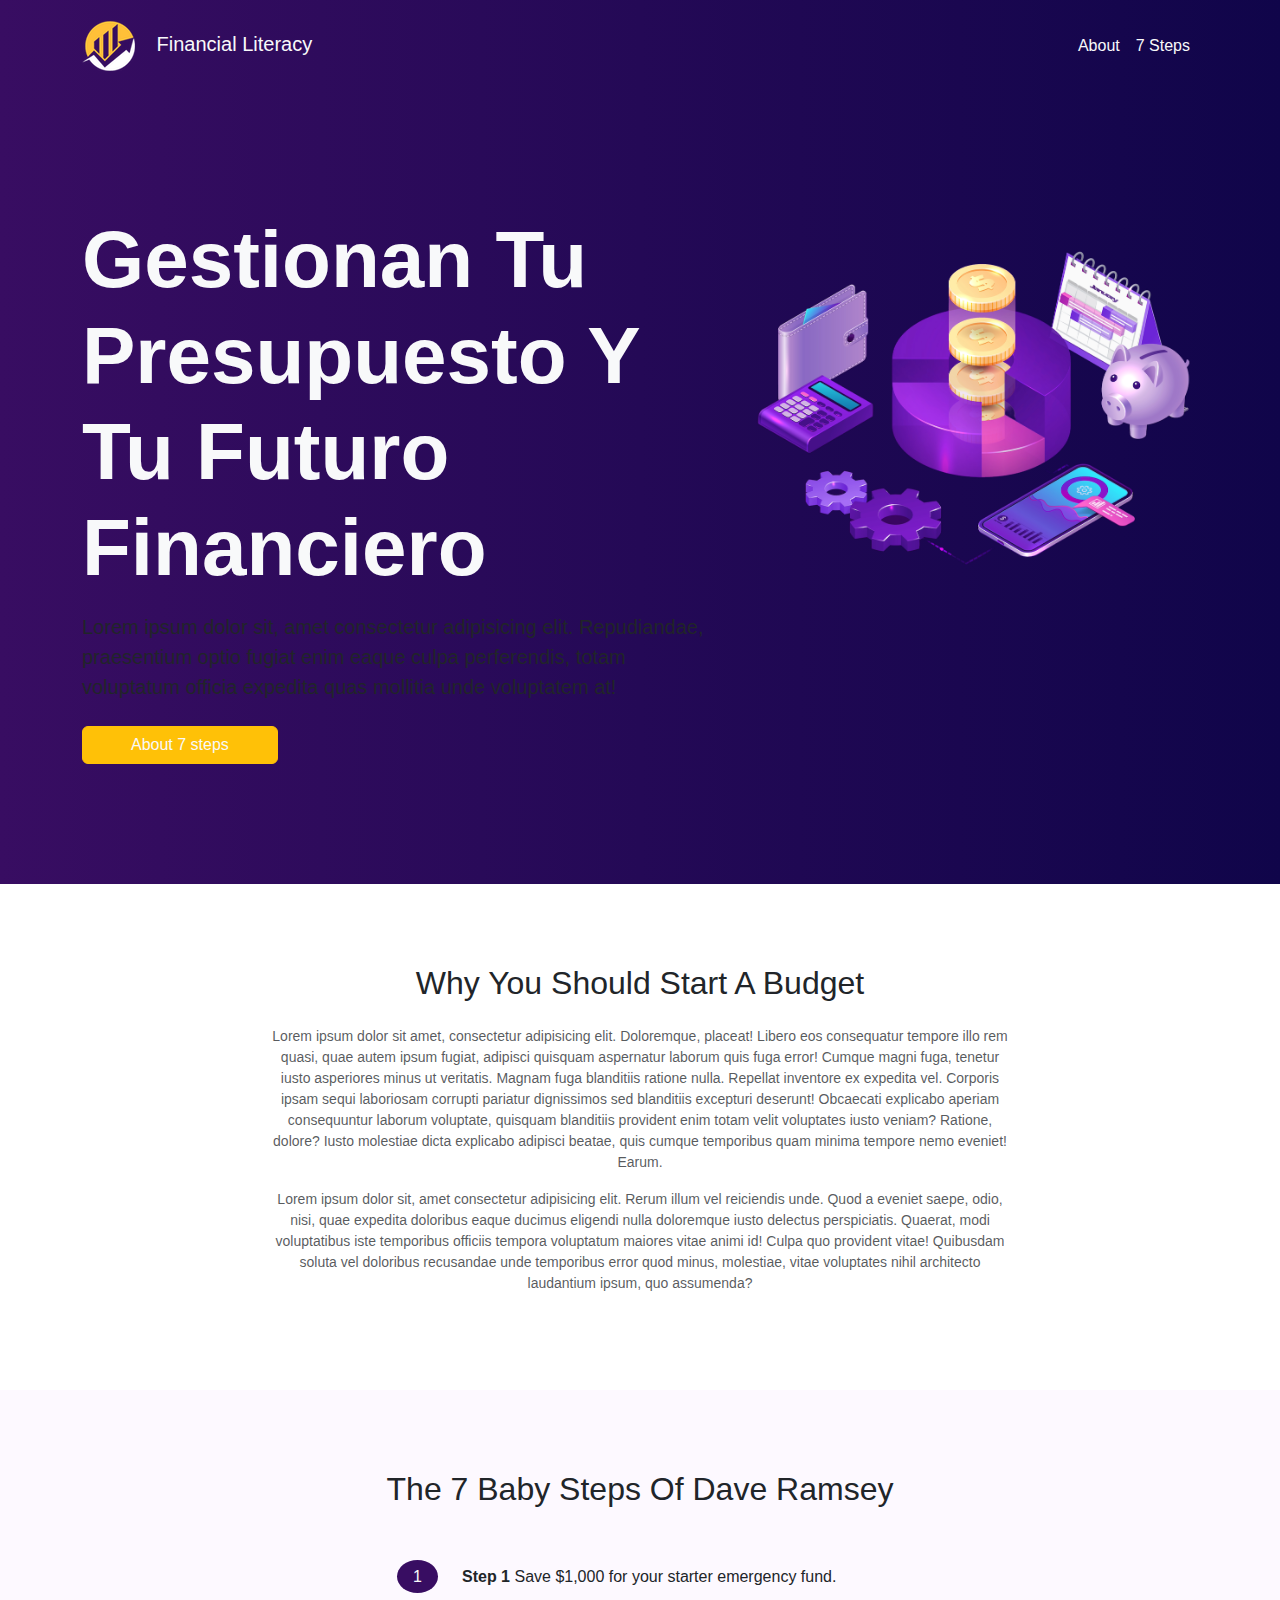
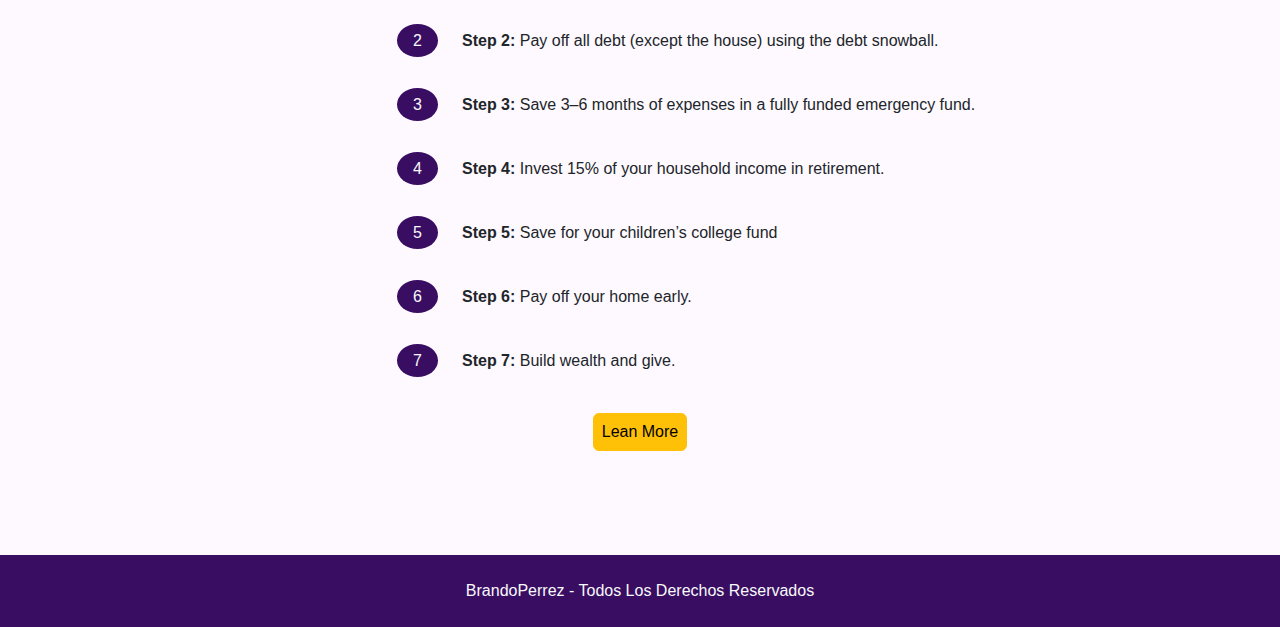
<file: educacionFinanciera/index.html>
<!DOCTYPE html>
<html lang="es">
<head>
    <meta charset="UTF-8">
    <meta name="viewport" content="width=device-width, initial-scale=1.0">
    <link href="https://cdn.jsdelivr.net/npm/bootstrap@5.3.3/dist/css/bootstrap.min.css" rel="stylesheet" integrity="sha384-QWTKZyjpPEjISv5WaRU9OFeRpok6YctnYmDr5pNlyT2bRjXh0JMhjY6hW+ALEwIH" crossorigin="anonymous">
    <link rel="stylesheet" href="../educacionFinanciera/css/style.css">
    <title>Educacion Financiera - Welcome</title>
</head>
<body>
    <header class="header bg-primary">
        <div class="container">
            <div class="navbar navbar-expand-md py-3">
                <a href="#" class="navbar-brand">
                   <img src="../educacionFinanciera/image/logo.png" alt="Logo de la imagen de educacion financiera"> 
                   <span class="fw-medium p-3 text-light"> Financial Literacy</span>
                </a>
                <button class="navbar-toggler" type="button" data-bs-toggle="collapse" data-bs-target="#navbarNav">
                    <span class="navbar-toggler-icon"></span>
                </button>
                <div id="navbarNav" class="collapse navbar-collapse">
                    <ul class="navbar-nav ms-auto">
                        <li class="nav-item">
                            <a href="#about" class="nav-link text-light">About</a>
                        </li>
                        <li class="nav-item">
                            <a href="#steps" class="nav-link text-light">7 Steps</a>
                        </li>
                    </ul>
                </div>
            </div>
        </div>
        <div class="showcase py-6">
            <div class="container">
                <div class="row">
                    <div class="col-md-7">
                        <h1 class="display-1 text-capitalize fw-semibold text-light">Gestionan tu Presupuesto y tu futuro financiero</h1>
                        <p class="lead py-2">Lorem ipsum dolor sit, amet consectetur adipisicing elit. Repudiandae, praesentium optio fugiat enim eaque culpa perferendis, totam voluptatum officia expedita quas mollitia unde voluptatem at!</p>
                        <a href="#steps" class="btn btn-warning text-light px-5">About 7 steps</a>
                    </div>
                    <div class="col-md-5">
                        <div class="img-container">
                            <img src="../educacionFinanciera/image/showcase.png" alt="Imagen principal de educacion financiera" class="img-fluid">
                        </div>
                    </div>
                </div>
            </div>
        </div>
    </header>

    <section class="About py-7">
        <div class="container">
            <div class="row">
                <div class="col-md-8 offset-md-2 text-center">
                    <h2 class="pb-3 text">Why You Should Start A Budget</h2>
                    <p class="text-muted small">
                        Lorem ipsum dolor sit amet, consectetur adipisicing elit. Doloremque, placeat! Libero eos consequatur tempore illo rem quasi, quae autem ipsum fugiat, adipisci quisquam aspernatur laborum quis fuga error! Cumque magni fuga, tenetur iusto asperiores minus ut veritatis. Magnam fuga blanditiis ratione nulla. Repellat inventore ex expedita vel. Corporis ipsam sequi laboriosam corrupti pariatur dignissimos sed blanditiis excepturi deserunt! Obcaecati explicabo aperiam consequuntur laborum voluptate, quisquam blanditiis provident enim totam velit voluptates iusto veniam? Ratione, dolore? Iusto molestiae dicta explicabo adipisci beatae, quis cumque temporibus quam minima tempore nemo eveniet! Earum.
                    </p>
                    <p class="text-muted small">
                        Lorem ipsum dolor sit, amet consectetur adipisicing elit. Rerum illum vel reiciendis unde. Quod a eveniet saepe, odio, nisi, quae expedita doloribus eaque ducimus eligendi nulla doloremque iusto delectus perspiciatis. Quaerat, modi voluptatibus iste temporibus officiis tempora voluptatum maiores vitae animi id! Culpa quo provident vitae! Quibusdam soluta vel doloribus recusandae unde temporibus error quod minus, molestiae, vitae voluptates nihil architecto laudantium ipsum, quo assumenda?
                    </p>
                </div>
            </div>
        </div>
    </section>
    <section class="steps bg-crema py-7">
        <div class="container">
            <div class="row">
                <div class="col-md-12">
                    <h2 class="text-capitalize text-center pb-5">The 7 Baby Steps Of Dave Ramsey</h2>
                        <div class="row pb-4">
                            <div class="col-4">
                                <p class="text-end"><span class="bg-morado text-light py-2 px-3 rounded-circle">1</span></p>
                            </div>
                            <div class="col-8">
                                <p class="fw-light">
                                    <span class="fw-semibold">Step 1</span> Save $1,000 for your starter emergency fund.
                                </p>
                            </div>
                            </div> 
							
                            <div class="row pb-4">
                                <div class="col-4">
								    <p class="text-end"><span class="bg-morado text-light py-2 px-3 rounded-circle">2</span></p>
							    </div>
                                <div class="col-8">
								<p class="fw-light">
									<span class="fw-semibold">Step 2:</span> Pay off all debt (except the house) using the debt snowball.
								</p>
							</div>
                            </div>
							
                            <div class="row pb-4">
                                <div class="col-4">
                                    <p class="text-end"><span class="bg-morado text-light py-2 px-3 rounded-circle">3</span></p>
                                </div>
                                <div class="col-8">
                                    <p class="fw-light">
                                        <span class="fw-semibold">Step 3:</span> Save 3–6 months of expenses in a fully funded emergency fund.
                                    </p>
                                </div>
                            </div>
                            <div class="row pb-4">
                                <div class="col-4">
                                    <p class="text-end"><span class="bg-morado text-light py-2 px-3 rounded-circle">4</span></p>
                                </div>
                                <div class="col-8">
                                    <p class="fw-light">
                                        <span class="fw-semibold">Step 4:</span> Invest 15% of your household income in retirement.
                                    </p>
                                </div>
                            </div>
                            <div class="row pb-4">
                                <div class="col-4">
                                    <p class="text-end "><span class="bg-morado text-light py-2 px-3 rounded-circle">5</span></p>
                                </div>
                                <div class="col-8">
                                    <p class="fw-light"><span class="fw-semibold">Step 5:</span> Save for your children’s college fund</p>
                                </div>
                            </div>
                            <div class="row pb-4">
                                <div class="col-4">
                                    <p class="text-end"><span class="bg-morado text-light py-2 px-3 rounded-circle">6</span></p>
                                </div>
                                <div class="col-8">
                                    <p class="fw-light"><span class="fw-semibold">Step 6:</span> Pay off your home early.</p>
                                </div>
                            </div>
                            <div class="row pb-4">
                                <div class="col-4">
                                    <p class="text-end"><span class="bg-morado text-light py-2 px-3 rounded-circle">7</span></p>
                                </div>
                                <div class="col-8">
                                    <p class="fw-light"><span class="fw-semibold">Step 7:</span> Build wealth and give.</p>
                                </div>
                                <div class="text-center pt-4">
                                    <a href="#" class="btn btn-warning px-2">Lean More</a>
                                </div>
						</div>
                    </div>
                </div>
            </div>
    </section>
    <footer class="bg-morado p-4 text-center">
        <span class="text-capitalize text-light">BrandoPerrez - Todos los derechos reservados</span>
    </footer>


<script src="https://cdn.jsdelivr.net/npm/bootstrap@5.3.3/dist/js/bootstrap.bundle.min.js" integrity="sha384-YvpcrYf0tY3lHB60NNkmXc5s9fDVZLESaAA55NDzOxhy9GkcIdslK1eN7N6jIeHz" crossorigin="anonymous"></script>
</body>
</html>
</file>
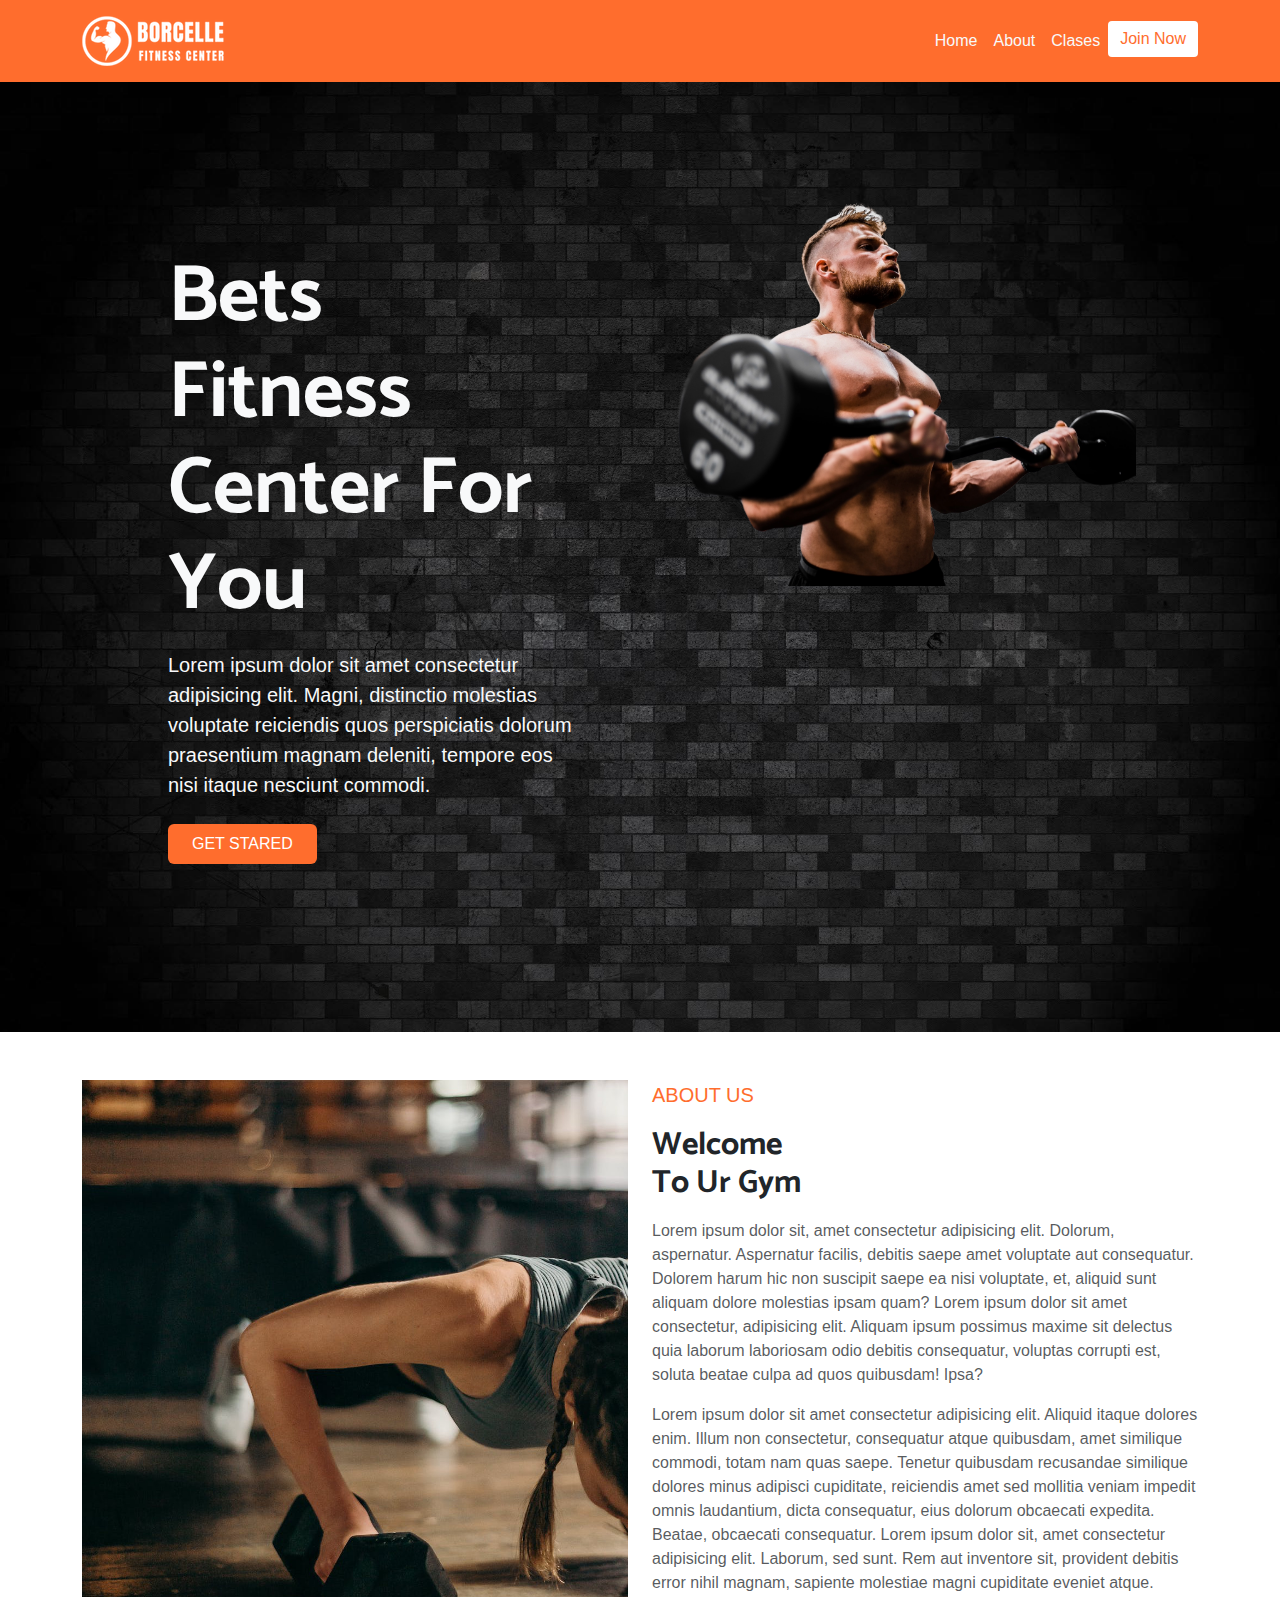
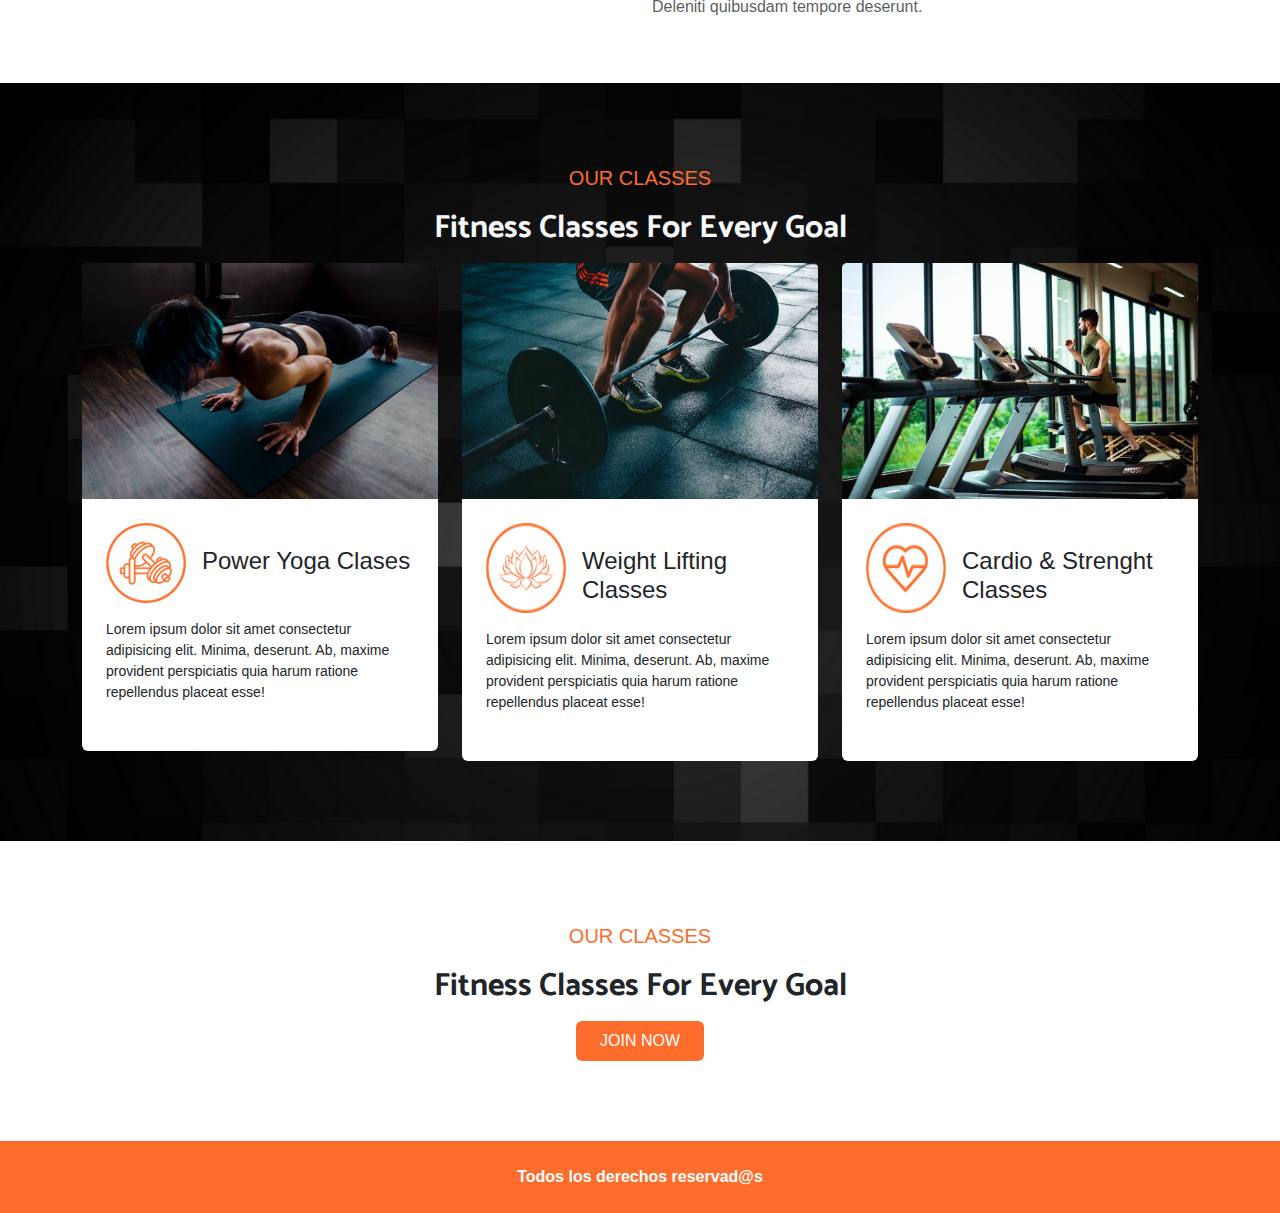
<file: gym/index.html>
<!DOCTYPE html>
<html lang="es">
<head>
    <meta charset="UTF-8">
    <meta name="viewport" content="width=device-width, initial-scale=1.0">
    <title>Sport Gym</title>
    <link href="https://cdn.jsdelivr.net/npm/bootstrap@5.3.3/dist/css/bootstrap.min.css" rel="stylesheet" integrity="sha384-QWTKZyjpPEjISv5WaRU9OFeRpok6YctnYmDr5pNlyT2bRjXh0JMhjY6hW+ALEwIH" crossorigin="anonymous">
    <link rel="stylesheet" href="css/style.css">
</head>
<body>
    <!--Navigation-->
    <nav class="navbar navbar-expand-md bg-nav py-3">
        <div class="container">
            <a href="#"><img src="images/logo.png" alt="Imagen de logo del sport gym"></a>
            <button class="navbar-toggler" type="button" data-bs-toogle="collapse" data-bs-target="#navbarNav">
                <span class="navbar-toggler-icon"></span>
            </button>
            <div id="navbarNav" class="collapse navbar-collapse">
                <ul class="navbar-nav ms-auto">
                    <li class="nav-item">
                        <a href="#" class="nav-link text-light">Home</a>
                    </li>
                    <li class="nav-item">
                        <a href="#" class="nav-link text-light">About</a>
                    </li>
                    <li class="nav-item">
                        <a href="#" class="nav-link text-light">Clases</a>
                    </li>
                    <li class="nav-item">
                        <a href="#" class="btn btn-white rounded-1">Join Now</a>
                    </li>
                </ul>
            </div>
        </div>
    </nav>

    <!--Header-->
    <header class="header pt-6">
        <div class="row">
            <div class="col-md-6 text-light">
                <div class="text-container p-5">
                    <h1 class="display-1 fw-bold text-capitalize">
                        Bets Fitness <br>
                        center for you
                    </h1>
                    <p class="lead py-2">
                        Lorem ipsum dolor sit amet consectetur adipisicing elit. Magni, distinctio molestias voluptate reiciendis quos perspiciatis dolorum praesentium magnam deleniti, tempore eos nisi itaque nesciunt commodi.
                    </p>
                    <button class="btn btn-orange text-uppercase py-2 px-4">Get stared</button>
                </div>
            </div>
            <div class="col-md-6">
                <div class="image-container px-4">
                    <img src="images/showcase.png" alt="Imagen principal, hombre con barra y discos" class="img-fluid">
                </div>
            </div>
        </div>
    </header>

    <!--ABOUT-->
    <section class="about py-5">
        <div class="container">
            <div class="row">
                <div class="col-md-6">
                    <img src="images/about.jpg" alt="Imagen principal del about" class="img-fluid">
                </div>
                <div class="col-md-6">
                    <p class="lead text-uppercase text-orange fw-medium">About us</p>
                    <h2 class="text-capitalize fw-bold pb-2">Welcome <br> to ur gym</h2>
                    <p class="text-muted">
                        Lorem ipsum dolor sit, amet consectetur adipisicing elit. Dolorum, aspernatur. Aspernatur facilis, debitis saepe amet voluptate aut consequatur. Dolorem harum hic non suscipit saepe ea nisi voluptate, et, aliquid sunt aliquam dolore molestias ipsam quam? Lorem ipsum dolor sit amet consectetur, adipisicing elit. Aliquam ipsum possimus maxime sit delectus quia laborum laboriosam odio debitis consequatur, voluptas corrupti est, soluta beatae culpa ad quos quibusdam! Ipsa?
                    </p>
                    <p class="text-muted"> 
                        Lorem ipsum dolor sit amet consectetur adipisicing elit. Aliquid itaque dolores enim. Illum non consectetur, consequatur atque quibusdam, amet similique commodi, totam nam quas saepe. Tenetur quibusdam recusandae similique dolores minus adipisci cupiditate, reiciendis amet sed mollitia veniam impedit omnis laudantium, dicta consequatur, eius dolorum obcaecati expedita. Beatae, obcaecati consequatur. Lorem ipsum dolor sit, amet consectetur adipisicing elit. Laborum, sed sunt. Rem aut inventore sit, provident debitis error nihil magnam, sapiente molestiae magni cupiditate eveniet atque. Deleniti quibusdam tempore deserunt.
                    </p>
                </div>
            </div>
        </div>
    </section>

    <!--CLASSES-->
    <section class="classes py-6">
        <div class="container">
            <p class="lead text-uppercase text-orange fw-medium text-center">Our Classes</p>
            <h2 class="text-capitalize fw-bold pb-2 text-center text-light">Fitness Classes for every goal</h2>
            <div class="row">
                <!--1-->
                <div class="col-md-4">
                    <div class="card border-0">
                        <img src="images/class-1.jpg" alt="Chica haciendo yoga" class="card-img-top img-fluid">
                        <div class="card-body px-4 py-4">
                            <div class="d-flex pb-3 gap-3">
                                <img src="images/icon-1.png" alt="Icono de pesas">
                                <h5 class="card-title pt-4 fs-4 text-capitalize fw-medium">Power yoga Clases</h5>
                            </div>
                            <div class="card-text small pb-2">
                                <p>
                                    Lorem ipsum dolor sit amet consectetur adipisicing elit. Minima, deserunt. Ab, maxime provident perspiciatis quia harum ratione repellendus placeat esse!
                                </p>
                            </div>
                        </div>
                    </div>
                </div>
                <!--2-->
                <div class="col-md-4">
                    <div class="card border-0">
                        <img src="images/class-2.jpg" alt="Chica haciendo yoga" class="card-img-top img-fluid">
                        <div class="card-body px-4 py-4">
                            <div class="d-flex pb-3 gap-3">
                                <img src="images/icon-2.png" alt="Icono de pesas">
                                <h5 class="card-title pt-4 fs-4 text-capitalize fw-medium">Weight Lifting Classes</h5>
                            </div>
                            <div class="card-text small pb-2">
                                <p>
                                    Lorem ipsum dolor sit amet consectetur adipisicing elit. Minima, deserunt. Ab, maxime provident perspiciatis quia harum ratione repellendus placeat esse!
                                </p>
                            </div>
                        </div>
                    </div>
                </div>
                <!--3-->
                <div class="col-md-4">
                    <div class="card border-0">
                        <img src="images/class-3.jpg" alt="Chica haciendo yoga" class="card-img-top img-fluid">
                        <div class="card-body px-4 py-4">
                            <div class="d-flex pb-3 gap-3">
                                <img src="images/icon-3.png" alt="Icono de pesas">
                                <h5 class="card-title pt-4 fs-4 text-capitalize fw-medium">Cardio & Strenght Classes</h5>
                            </div>
                            <div class="card-text small pb-2">
                                <p>
                                    Lorem ipsum dolor sit amet consectetur adipisicing elit. Minima, deserunt. Ab, maxime provident perspiciatis quia harum ratione repellendus placeat esse!
                                </p>
                            </div>
                        </div>
                    </div>
                </div>
            </div>
        </div>
    </section>

    <!--CTA-->
    <section class="cta py-6 text-center">
        <div class="container">
            <p class="lead text-uppercase text-orange fw-medium">Our Classes</p>
            <h2 class="text-capitalize fw-bold pb-2">Fitness Classes for every goal</h2>
            <button class="btn btn-orange py-2 px-4 text-uppercase">Join Now</button>
        </div>
    </section>

    <!--FOOTER-->
    <footer class="bg-nav py-4 text-center">
        <a href="#">Todos los derechos reservad@s</a>
    </footer>
    
    <script src="https://cdn.jsdelivr.net/npm/bootstrap@5.3.3/dist/js/bootstrap.bundle.min.js" integrity="sha384-YvpcrYf0tY3lHB60NNkmXc5s9fDVZLESaAA55NDzOxhy9GkcIdslK1eN7N6jIeHz" crossorigin="anonymous"></script>
</body>
</html>
</file>
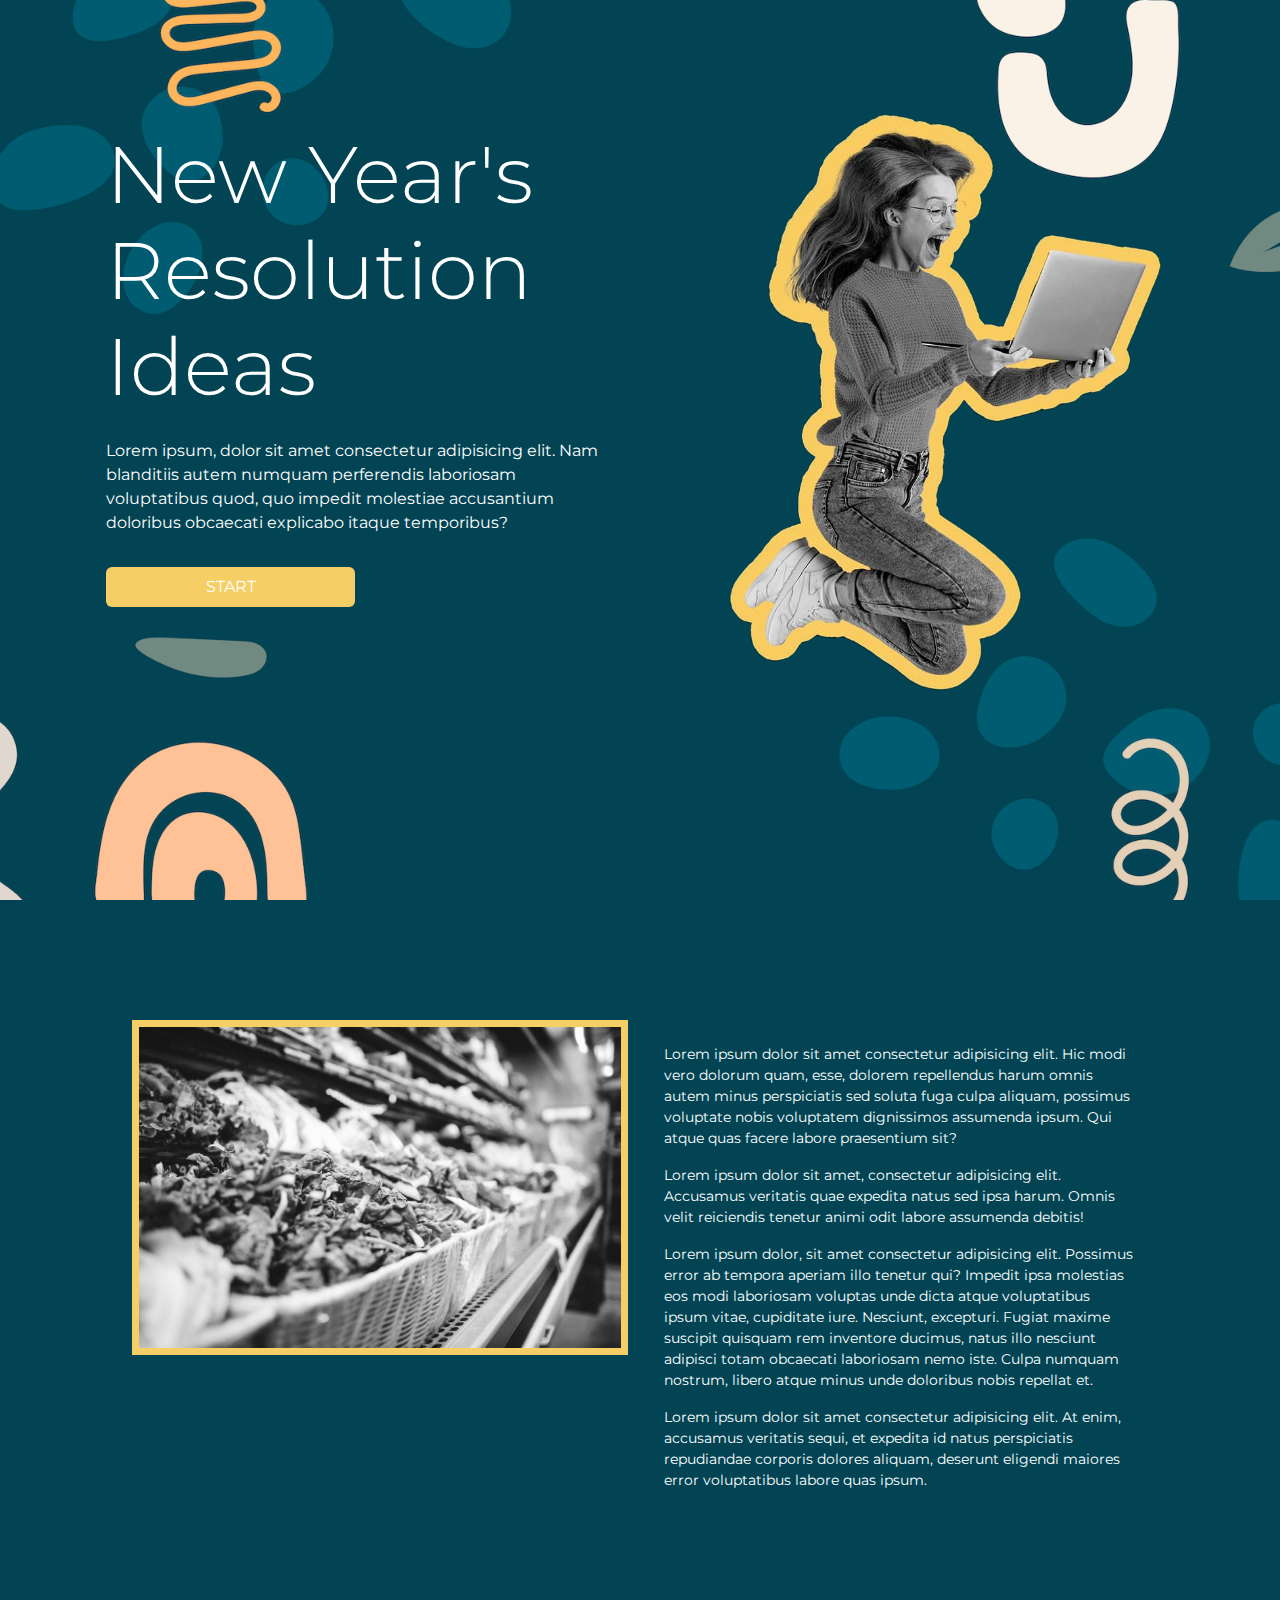
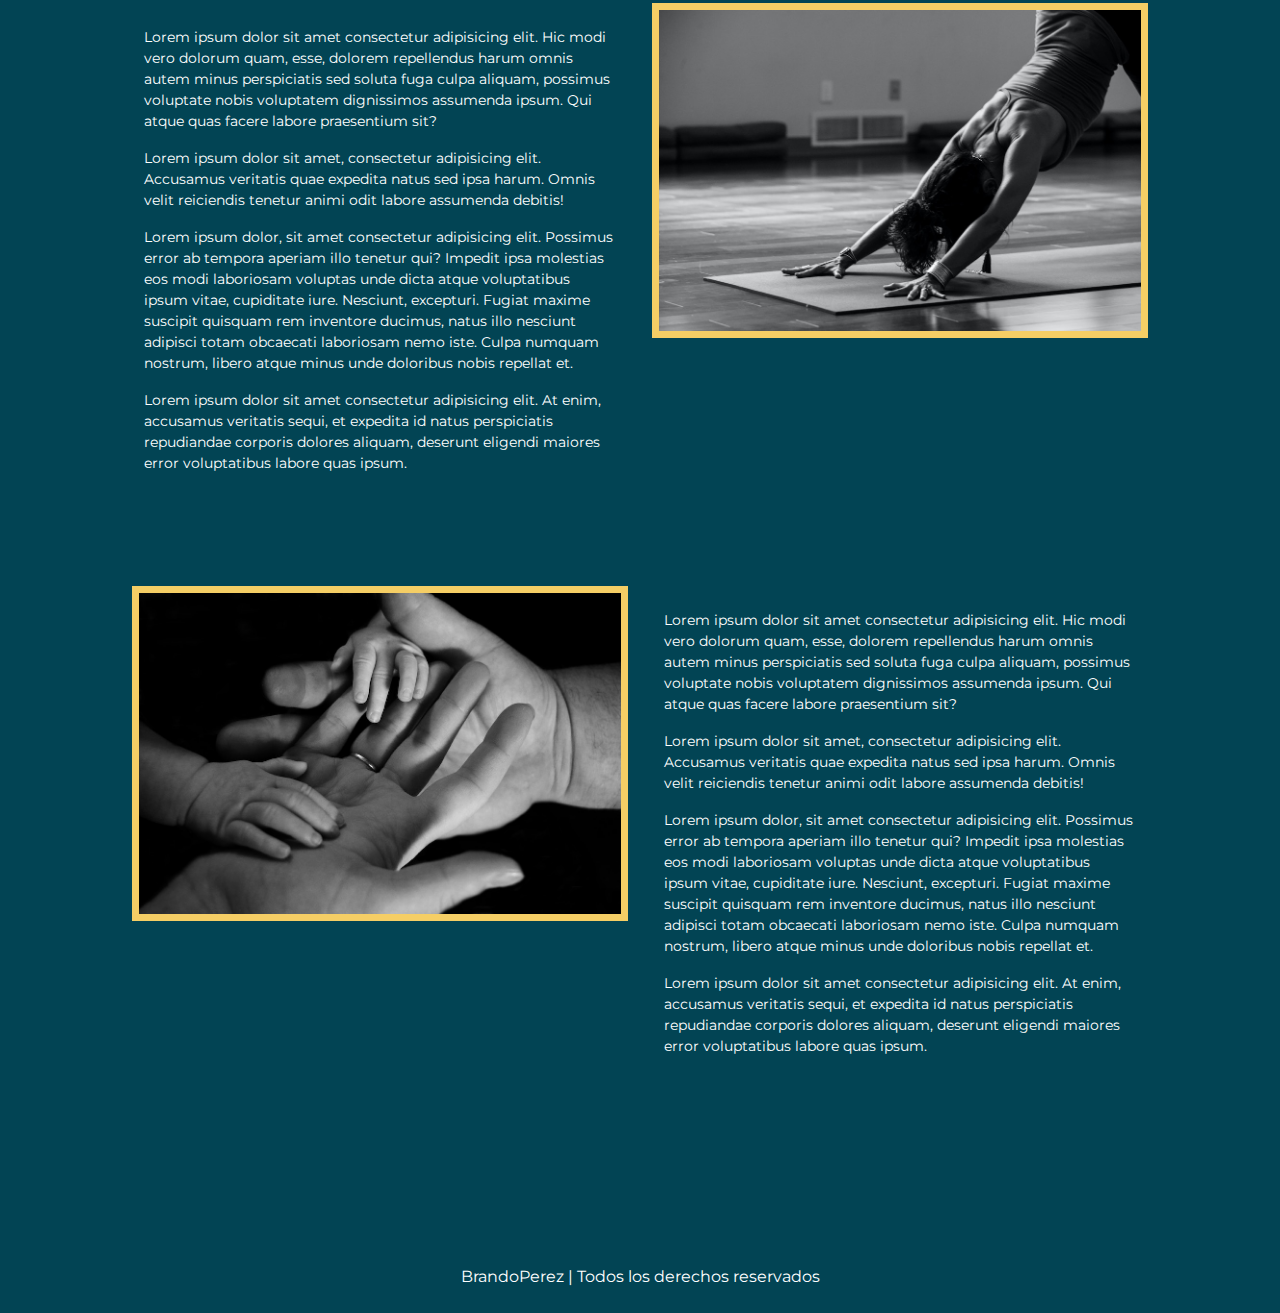
<file: ideasNewYear/index.html>
<!DOCTYPE html>
<html lang="es">
<head>
    <meta charset="UTF-8">
    <meta name="viewport" content="width=device-width, initial-scale=1.0">
    <link href="https://cdn.jsdelivr.net/npm/bootstrap@5.3.3/dist/css/bootstrap.min.css" rel="stylesheet" integrity="sha384-QWTKZyjpPEjISv5WaRU9OFeRpok6YctnYmDr5pNlyT2bRjXh0JMhjY6hW+ALEwIH" crossorigin="anonymous">
    <link rel="stylesheet" href="../ideasNewYear/css/style.css">
    <title>New Year Ideas | Welcome</title>
</head>
<body>

    <header class="header vh-100">
        <div class="container">
            <div class="row">
                <div class="col-md-6">
                    <div class="text-container p-4 d-flex flex-column justify-content-center mb-5 h-100">
                        <h1 class="display-1 text-capitalize">New year's resolution ideas</h1>
                        <p class="py-3">
                            Lorem ipsum, dolor sit amet consectetur adipisicing elit. Nam blanditiis autem numquam perferendis laboriosam voluptatibus quod, quo impedit molestiae accusantium doloribus obcaecati explicabo itaque temporibus?
                        </p>
                        <a href="#" class="btn btn-primary w-50 text-uppercase py-2">Start</a>
                    </div>
                </div>
                <div class="col-md-6">
                    <div class="image-container">
                        <img src="../ideasNewYear/image/showcase.png" alt="img de portada chica saltando" class="img-fluid">
                    </div>
                </div>
            </div>
        </div>
    </header>

    <section class="features py-6">
        <div class="container">
            <div class="row pb-4">
                <div class="col-md-6">
                    <div class="image-container">
                        <img src="../ideasNewYear/image/feature-1.jpg" class="img-fluid img-border" alt="Imagen 1">
                    </div>
                </div>
                <div class="col-md-6 small p-4">
                    <p>
                        Lorem ipsum dolor sit amet consectetur adipisicing elit. Hic modi vero dolorum quam, esse, dolorem repellendus harum omnis autem minus perspiciatis sed soluta fuga culpa aliquam, possimus voluptate nobis voluptatem dignissimos assumenda ipsum. Qui atque quas facere labore praesentium sit?
                    </p>
                    <p>
                        Lorem ipsum dolor sit amet, consectetur adipisicing elit. Accusamus veritatis quae expedita natus sed ipsa harum. Omnis velit reiciendis tenetur animi odit labore assumenda debitis!
                    </p>
                    <p>
                        Lorem ipsum dolor, sit amet consectetur adipisicing elit. Possimus error ab tempora aperiam illo tenetur qui? Impedit ipsa molestias eos modi laboriosam voluptas unde dicta atque voluptatibus ipsum vitae, cupiditate iure. Nesciunt, excepturi. Fugiat maxime suscipit quisquam rem inventore ducimus, natus illo nesciunt adipisci totam obcaecati laboriosam nemo iste. Culpa numquam nostrum, libero atque minus unde doloribus nobis repellat et.
                    </p>
                    <p>
                        Lorem ipsum dolor sit amet consectetur adipisicing elit. At enim, accusamus veritatis sequi, et expedita id natus perspiciatis repudiandae corporis dolores aliquam, deserunt eligendi maiores error voluptatibus labore quas ipsum.
                    </p>
                </div>
            </div>

            <div class="row py-5">
                <div class="col-md-6 small p-4">
                    <p>
                        Lorem ipsum dolor sit amet consectetur adipisicing elit. Hic modi vero dolorum quam, esse, dolorem repellendus harum omnis autem minus perspiciatis sed soluta fuga culpa aliquam, possimus voluptate nobis voluptatem dignissimos assumenda ipsum. Qui atque quas facere labore praesentium sit?
                    </p>
                    <p>
                        Lorem ipsum dolor sit amet, consectetur adipisicing elit. Accusamus veritatis quae expedita natus sed ipsa harum. Omnis velit reiciendis tenetur animi odit labore assumenda debitis!
                    </p>
                    <p>
                        Lorem ipsum dolor, sit amet consectetur adipisicing elit. Possimus error ab tempora aperiam illo tenetur qui? Impedit ipsa molestias eos modi laboriosam voluptas unde dicta atque voluptatibus ipsum vitae, cupiditate iure. Nesciunt, excepturi. Fugiat maxime suscipit quisquam rem inventore ducimus, natus illo nesciunt adipisci totam obcaecati laboriosam nemo iste. Culpa numquam nostrum, libero atque minus unde doloribus nobis repellat et.
                    </p>
                    <p>
                        Lorem ipsum dolor sit amet consectetur adipisicing elit. At enim, accusamus veritatis sequi, et expedita id natus perspiciatis repudiandae corporis dolores aliquam, deserunt eligendi maiores error voluptatibus labore quas ipsum.
                    </p>
                </div>
                <div class="col-md-6">
                    <div class="image-container">
                        <img src="../ideasNewYear/image/feature-2.jpg" class="img-fluid img-border" alt="Imagen 2, mujer haciendo yoga">
                    </div>
                </div>
            </div>

            <div class="row py-4">
                <div class="col-md-6">
                    <div class="image-container">
                        <img src="../ideasNewYear/image/feature-3.jpg" class="img-fluid img-border" alt="imagen 3, manos de padres e hijos">
                    </div>
                </div>
                <div class="col-md-6 small p-4">
                    <p>
                        Lorem ipsum dolor sit amet consectetur adipisicing elit. Hic modi vero dolorum quam, esse, dolorem repellendus harum omnis autem minus perspiciatis sed soluta fuga culpa aliquam, possimus voluptate nobis voluptatem dignissimos assumenda ipsum. Qui atque quas facere labore praesentium sit?
                    </p>
                    <p>
                        Lorem ipsum dolor sit amet, consectetur adipisicing elit. Accusamus veritatis quae expedita natus sed ipsa harum. Omnis velit reiciendis tenetur animi odit labore assumenda debitis!
                    </p>
                    <p>
                        Lorem ipsum dolor, sit amet consectetur adipisicing elit. Possimus error ab tempora aperiam illo tenetur qui? Impedit ipsa molestias eos modi laboriosam voluptas unde dicta atque voluptatibus ipsum vitae, cupiditate iure. Nesciunt, excepturi. Fugiat maxime suscipit quisquam rem inventore ducimus, natus illo nesciunt adipisci totam obcaecati laboriosam nemo iste. Culpa numquam nostrum, libero atque minus unde doloribus nobis repellat et.
                    </p>
                    <p>
                        Lorem ipsum dolor sit amet consectetur adipisicing elit. At enim, accusamus veritatis sequi, et expedita id natus perspiciatis repudiandae corporis dolores aliquam, deserunt eligendi maiores error voluptatibus labore quas ipsum.
                    </p>
                </div>
            </div>
        </div>
    </section>

    <footer class="footer py-4 text-center">
        <a href="#">BrandoPerez | Todos los derechos reservados</a>
    </footer>

<script src="https://cdn.jsdelivr.net/npm/bootstrap@5.3.3/dist/js/bootstrap.bundle.min.js" integrity="sha384-YvpcrYf0tY3lHB60NNkmXc5s9fDVZLESaAA55NDzOxhy9GkcIdslK1eN7N6jIeHz" crossorigin="anonymous"></script>
</body>
</html>
</file>
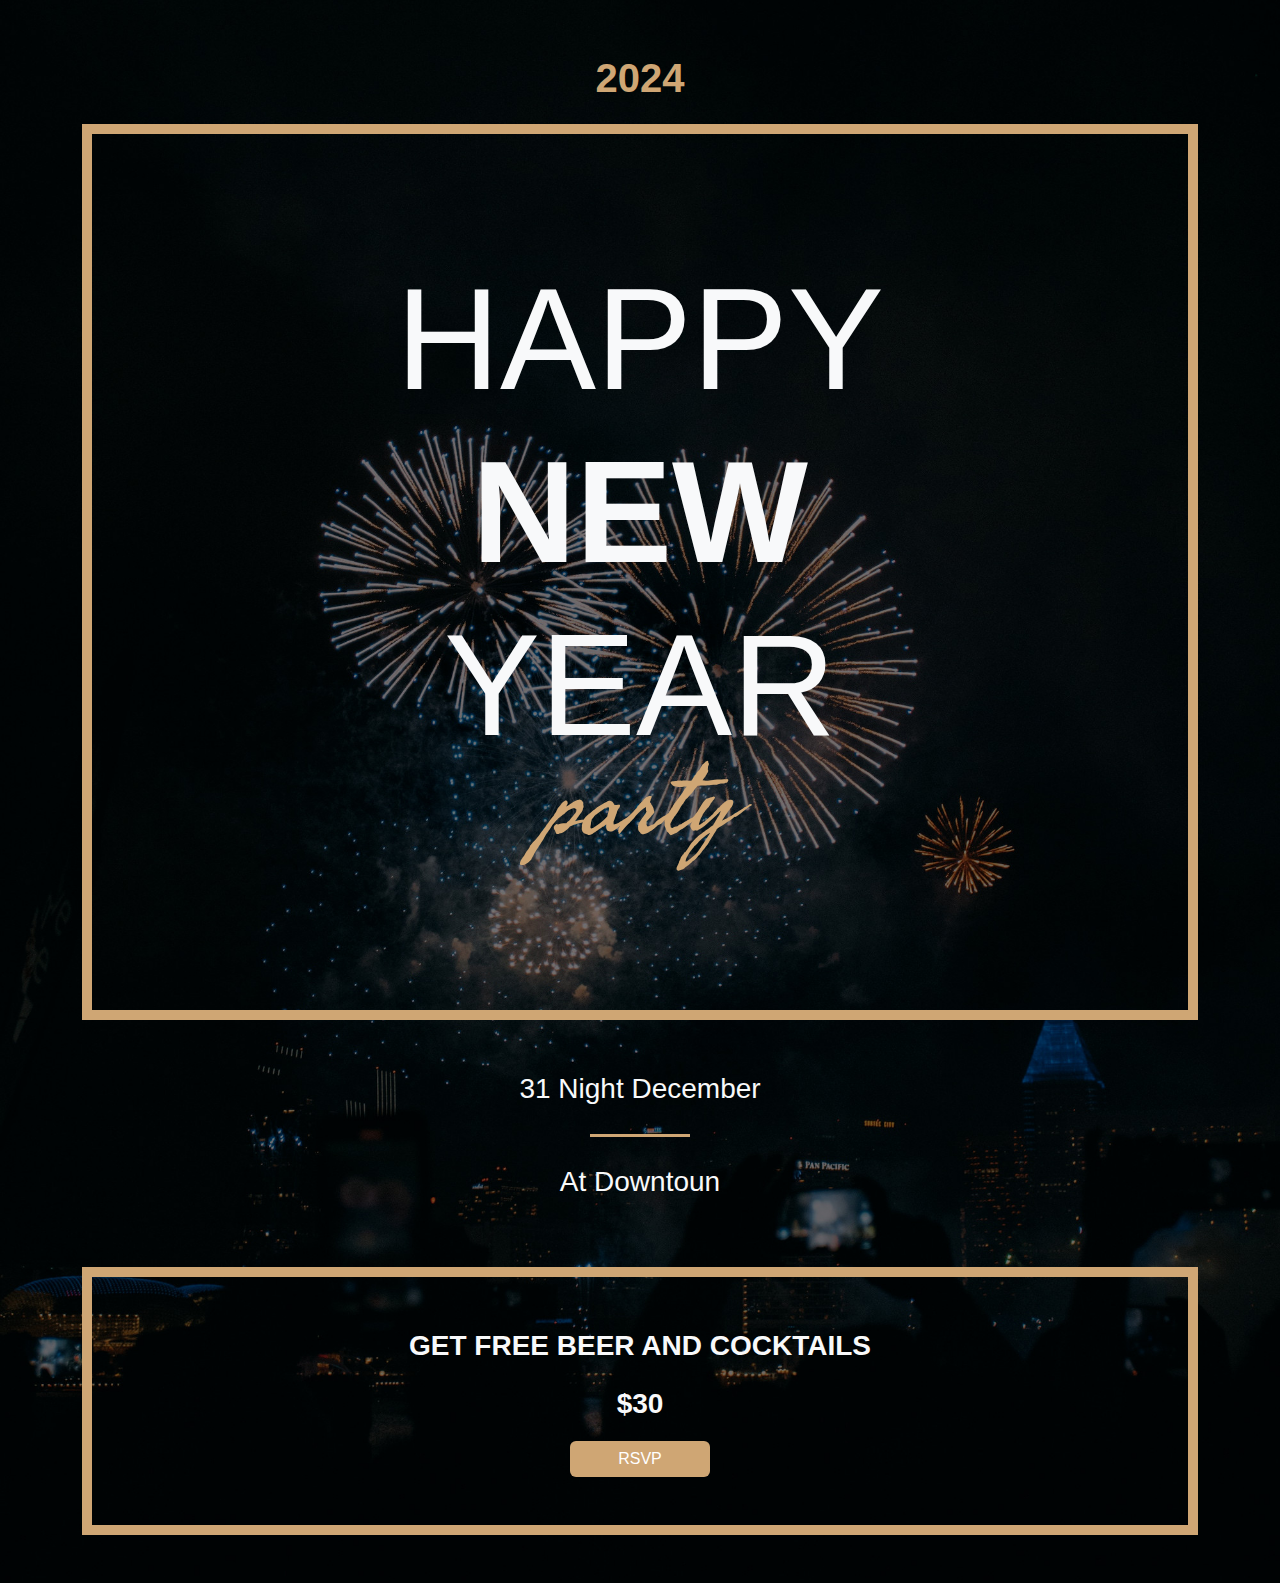
<file: newYear/index.html>
<!DOCTYPE html>
<html lang="es">
<head>
    <meta charset="UTF-8">
    <meta name="viewport" content="width=device-width, initial-scale=1.0">
    <link href="https://cdn.jsdelivr.net/npm/bootstrap@5.3.3/dist/css/bootstrap.min.css" rel="stylesheet" integrity="sha384-QWTKZyjpPEjISv5WaRU9OFeRpok6YctnYmDr5pNlyT2bRjXh0JMhjY6hW+ALEwIH" crossorigin="anonymous">
    <link rel="stylesheet" href="./css/style.css">
    <title>New Year</title>
</head>
<body>
    <section class="new-year text-center text-light py-5">
       <div class="container">
        <p class="text-primary fw-bold lead fs-1">2024</p>
        <div class="showcase py-6 border-primary p-6">
            <h1 class="text-uppercase display-1 fw-light">Happy <br> <span class="fw-bold">New</span>  <br> Year</h1>
            <p class="fs-2 fst-italic text-primary">party</p>
        </div>

        <div class="info p-5">
            <p class="fs-3">31 Night December</p>
            <hr class="m-auto my-4">
            <p class="fs-3">At Downtoun</p>
        </div>

        <div class="features border-primary p-5">
            <p class="fs-3 fw-bold text-uppercase">Get free beer and cocktails</p>
            <p class="fs-3 fw-bold">$30</p>
            <a href="#" class="btn btn-primary px-5">RSVP</a>
        </div>
       </div> 
    </section>
    
<script src="https://cdn.jsdelivr.net/npm/bootstrap@5.3.3/dist/js/bootstrap.bundle.min.js" integrity="sha384-YvpcrYf0tY3lHB60NNkmXc5s9fDVZLESaAA55NDzOxhy9GkcIdslK1eN7N6jIeHz" crossorigin="anonymous"></script>
</body>
</html>
</file>
<file: educacionFinanciera/css/style.css>
@import url('https://fonts.googleapis.com/css2?family=Montserrat:wght@100;200;300;400;500;600;700;800;900&display=swap');

html,
body{
    font-family: 'Monserrat', sans-serif;
}
.py-6{
    padding: 120px 0;
}
.py-7{
    padding: 80px 0;
}
.bg-morado{
    background-color: #380d62;
}
.bg-crema{
    background: #fdf9ff;
}
header{
    background-image: linear-gradient(to right, #380d62, #10054a);
}
@media (max-width: 768px) {
	.py-6 {
		padding: 50px 0;
	}
	.py-7 {
		padding: 60px 0;
	}
	.steps .pb-4 {
		padding-right: 80px !important;
	}
}
</file>
<file: gym/css/style.css>
@import url('https://fonts.googleapis.com/css2?family=Montserrat:wght@100;200;300;400;500;600;700;800;900&display=swap');
@import url('https://fonts.googleapis.com/css2?family=Catamaran:wght@100;200;300;400;500;600;700;800;900&display=swap');

/*GENERALES*/
html,
body{
    font-family: 'Monserrat', sans-serif;
}
h1,
h2{
    font-family: 'Catamaran', sans-serif !important;
}

.bg-nav{
    background-color: #ff6d2d ;
}
.btn-orange{
    background-color: #ff6d2d;
    border: 0;
    color: #fff;
}
.btn-orange:hover{
    background-color: #fff;
    color: #ff6d2d;
}
.btn-white{
    background-color: #fff;
    border: 0;
    color: #ff6d2d;
}
.btn-white:hover{
    background-color: #000;
    color: #fff;
}
.text-orange{
    color: #ff6d2d;
}
.pt-6{
    padding: 120px;
}
.py-6{
    padding: 80px 0;
}

/*HEADER*/
.header{
    background-image: url('/gym/images/background.jpg');
    background-repeat: no-repeat;
    background-position: center;
    background-size: cover;
}
/*CLASSES*/
.classes{
    background-image: url('/gym/images/background-secondary.jpg');
    background-repeat: no-repeat;
    background-position: center;
    background-size: cover;
}

/*FOOTER*/
footer a{
    text-decoration: none;
    color: #fff;
    font-weight: bold;
}
</file>
<file: ideasNewYear/css/style.css>
@import url('https://fonts.googleapis.com/css2?family=Montserrat:wght@100;200;300;400;500;600;700;800;900&display=swap');
/*ESTILOS PRINCIPALES*/
body,
html{
    font-family: 'Montserrat', sans-serif;
    color: #ffffff;
    background-color: #024454;
}
.header{
    background: url('../../ideasNewYear/image/background.png');
    background-repeat: no-repeat;
    background-size: cover;
    background-position: center;
}
/*ESTILOS REUTILIZABLES*/
.py-6{
    padding: 120px;
}
.img-border{
    border: 7px solid #f5ce65;
}
.footer a{
    color: #ffffff;
    text-decoration: none;
}
/*ESTILOS BOOSTRAPT*/
.btn-primary{
    background: #f5ce65!important;
    border: 0;
}
.btn-primary:hover{
    background: #fca857;
}
</file>
<file: newYear/css/style.css>
/*GENERALES*/
@import url('https://fonts.googleapis.com/css2?family=Montserrat:wght@100;200;300;400;500;600;700;800;900&display=swap');
@import url('https://fonts.googleapis.com/css2?family=Taprom&display=swap');
body,
html{
    font-family: 'Monserrate', sans-serif;
}
.new-year{
background: url('../../newYear/image/background.jpg');
background-repeat: no-repeat;
background-position: center;
background-size: cover;
}
.p-6{
    padding: 120px;
}
.border-primary{
    border: 10px solid #cfa674!important;
}
hr{
    background-color: #cfa674!important;
    opacity: 1;
    height: 3px;
    width: 100px;
    border: 0;
}
/*BOOTSTRAP*/
.fst-italic{
    font-family: 'Taprom', sans-serif;
    font-size: 6rem !important;
    margin-top: -50px;
}
.text-primary{
    color: #cfa674!important;
}
.display-1{
    font-size: 9rem;
}
.btn-primary{
    background: #cfa674!important;
    border: none;
}
.btn-primary:hover{
    background: #4d4d4d!important;
}
</file>
